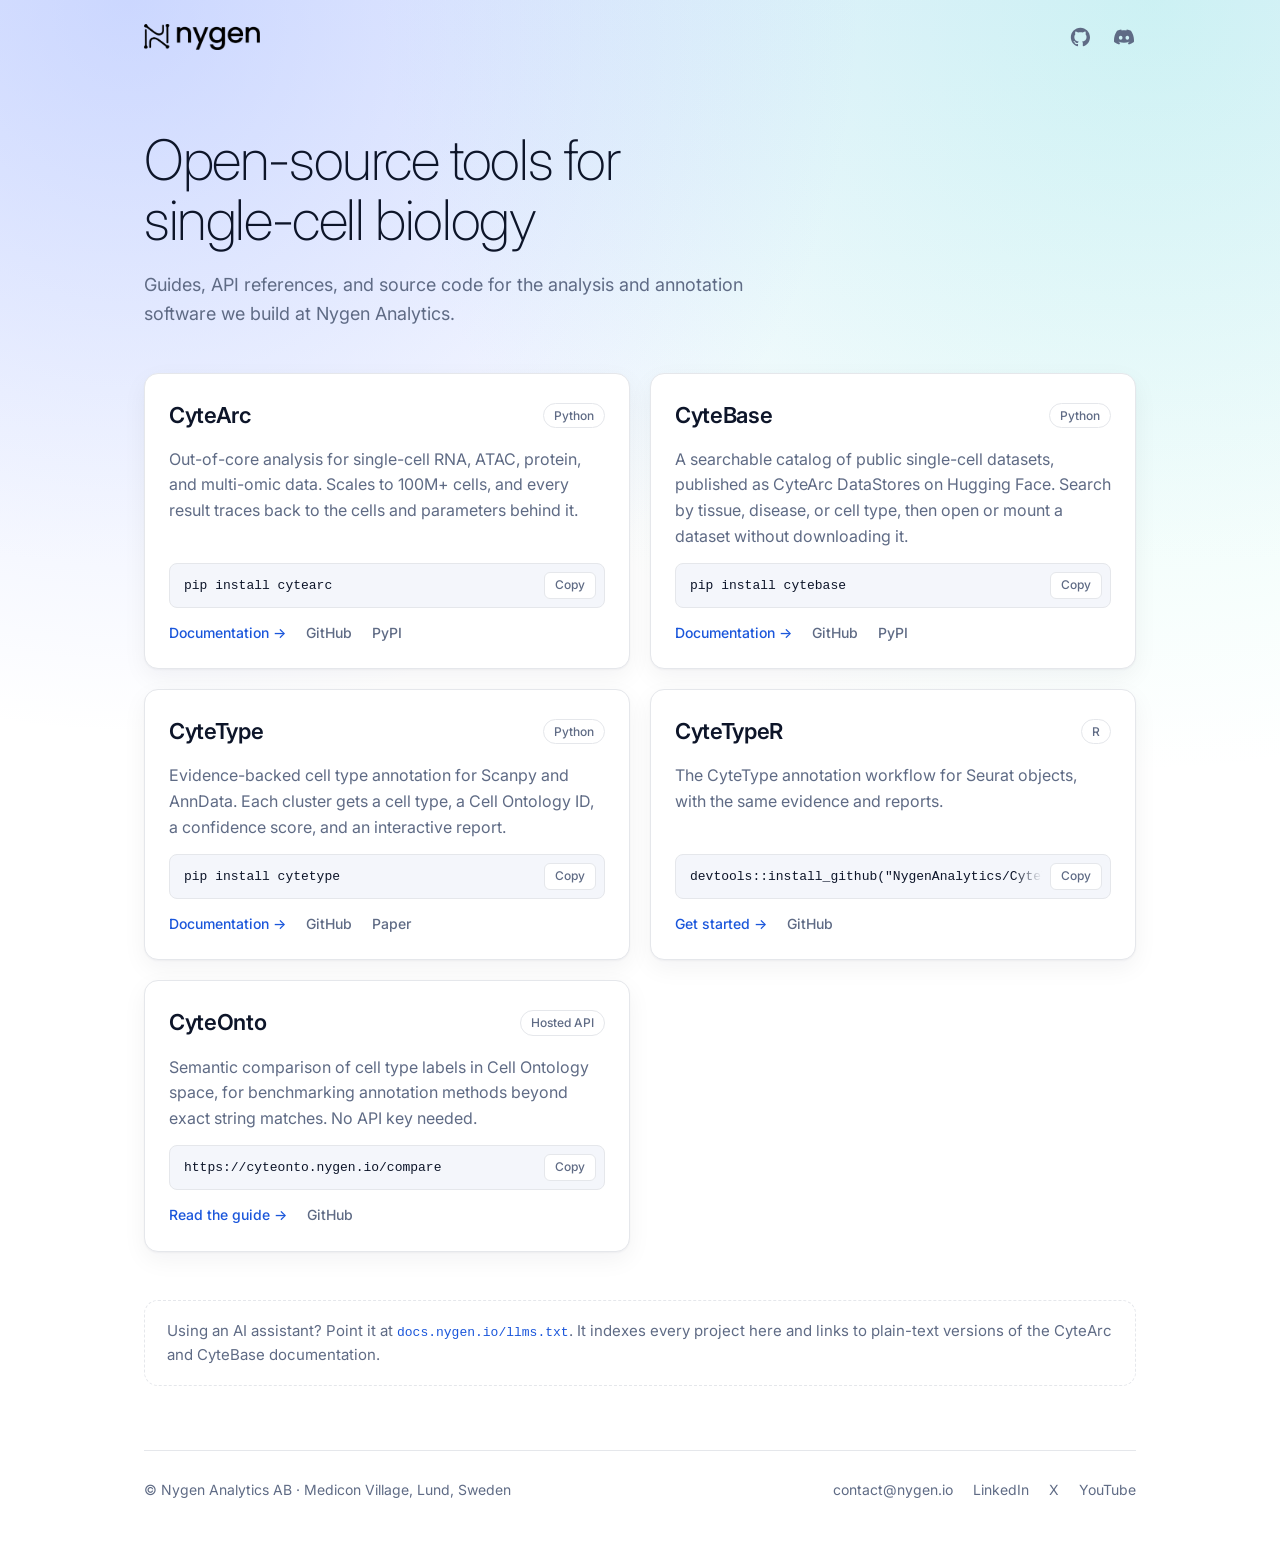
<file: index.html>
<!doctype html>
<html lang="en">
<head>
  <meta charset="utf-8">
  <meta name="viewport" content="width=device-width, initial-scale=1">
  <title>Nygen Docs · Open-source single-cell tools</title>
  <meta name="description" content="Documentation for Nygen's open-source single-cell tools: CyteArc for out-of-core analysis up to 100M+ cells, CyteBase for public datasets ready to analyze, and CyteType for evidence-backed cell type annotation.">
  <link rel="canonical" href="https://docs.nygen.io/">
  <link rel="icon" href="/assets/favicon.png" type="image/png">
  <link rel="alternate" type="text/plain" href="/llms.txt" title="Plain-text index for language models">

  <meta property="og:type" content="website">
  <meta property="og:site_name" content="Nygen Docs">
  <meta property="og:title" content="Nygen Docs · Open-source single-cell tools">
  <meta property="og:description" content="Documentation for CyteArc, CyteBase, CyteType, CyteTypeR, and CyteOnto: single-cell analysis, public datasets, and cell type annotation from Nygen Analytics.">
  <meta property="og:url" content="https://docs.nygen.io/">
  <meta name="twitter:card" content="summary">
  <meta name="twitter:site" content="@NygenAnalytics">

  <link rel="preconnect" href="https://fonts.googleapis.com">
  <link rel="preconnect" href="https://fonts.gstatic.com" crossorigin>
  <link rel="stylesheet" href="https://fonts.googleapis.com/css2?family=Inter:opsz,wght@14..32,200..600&display=swap">
  <link rel="stylesheet" href="/assets/site.css">

  <script type="application/ld+json">
  {
    "@context": "https://schema.org",
    "@graph": [
      {
        "@type": "Organization",
        "@id": "https://www.nygen.io/#organization",
        "name": "Nygen Analytics AB",
        "url": "https://www.nygen.io/",
        "logo": "https://docs.nygen.io/assets/nygen-logo.png",
        "sameAs": [
          "https://github.com/NygenAnalytics",
          "https://www.linkedin.com/company/nygen",
          "https://x.com/NygenAnalytics",
          "https://www.youtube.com/@NygenAnalytics"
        ]
      },
      {
        "@type": "WebSite",
        "@id": "https://docs.nygen.io/#website",
        "name": "Nygen Docs",
        "url": "https://docs.nygen.io/",
        "publisher": { "@id": "https://www.nygen.io/#organization" }
      },
      {
        "@type": "SoftwareSourceCode",
        "name": "CyteArc",
        "description": "Out-of-core single-cell analysis in Python for RNA, ATAC, protein, and multi-omic data, scaling to 100M+ cells with built-in provenance.",
        "url": "https://docs.nygen.io/CyteArc/",
        "codeRepository": "https://github.com/NygenAnalytics/CyteArc",
        "programmingLanguage": "Python",
        "author": { "@id": "https://www.nygen.io/#organization" }
      },
      {
        "@type": "SoftwareSourceCode",
        "name": "CyteBase",
        "description": "A searchable catalog of public single-cell datasets from CZ CELLxGENE Discover, published as cloud-hosted CyteArc DataStores that open without downloading.",
        "url": "https://docs.nygen.io/CyteBase/",
        "codeRepository": "https://github.com/NygenAnalytics/CyteBase",
        "programmingLanguage": "Python",
        "author": { "@id": "https://www.nygen.io/#organization" }
      },
      {
        "@type": "SoftwareSourceCode",
        "name": "CyteType",
        "description": "Evidence-backed cell type annotation for Scanpy and AnnData using specialised AI agents.",
        "url": "https://www.nygen.io/docs/cytetype",
        "codeRepository": "https://github.com/NygenAnalytics/CyteType",
        "programmingLanguage": "Python",
        "author": { "@id": "https://www.nygen.io/#organization" }
      },
      {
        "@type": "SoftwareSourceCode",
        "name": "CyteTypeR",
        "description": "CyteType cell type annotation for Seurat objects in R.",
        "codeRepository": "https://github.com/NygenAnalytics/CyteTypeR",
        "programmingLanguage": "R",
        "author": { "@id": "https://www.nygen.io/#organization" }
      },
      {
        "@type": "SoftwareSourceCode",
        "name": "CyteOnto",
        "description": "Semantic comparison of cell type labels in Cell Ontology space, for benchmarking annotation methods.",
        "codeRepository": "https://github.com/NygenAnalytics/CyteOnto",
        "programmingLanguage": "Python",
        "author": { "@id": "https://www.nygen.io/#organization" }
      }
    ]
  }
  </script>
</head>
<body>
  <div class="wrap">
    <header class="top">
      <a class="brand" href="https://www.nygen.io/" aria-label="Nygen Analytics home">
        <picture>
          <source media="(prefers-color-scheme: dark)" srcset="/assets/nygen-logo-white.png">
          <img src="/assets/nygen-logo.png" alt="Nygen" width="116" height="26">
        </picture>
      </a>
      <nav aria-label="Elsewhere">
        <a class="icon" href="https://github.com/NygenAnalytics" aria-label="GitHub" title="GitHub">
          <svg viewBox="0 0 24 24" aria-hidden="true"><path d="M12.5.75C6.146.75 1 5.896 1 12.25c0 5.089 3.292 9.387 7.863 10.91.575.101.79-.244.79-.546 0-.273-.014-1.178-.014-2.142-2.889.532-3.636-.704-3.866-1.35-.13-.331-.69-1.352-1.18-1.625-.402-.216-.977-.748-.014-.762.906-.014 1.553.834 1.769 1.179 1.035 1.74 2.688 1.25 3.349.948.1-.747.402-1.25.733-1.538-2.559-.287-5.232-1.279-5.232-5.678 0-1.25.445-2.285 1.178-3.09-.115-.288-.517-1.467.115-3.048 0 0 .963-.302 3.163 1.179.92-.259 1.897-.388 2.875-.388.977 0 1.955.13 2.875.388 2.2-1.495 3.162-1.179 3.162-1.179.633 1.581.23 2.76.115 3.048.733.805 1.179 1.825 1.179 3.09 0 4.413-2.688 5.39-5.247 5.678.417.36.776 1.05.776 2.128 0 1.538-.014 2.774-.014 3.162 0 .302.216.662.79.547C20.709 21.637 24 17.324 24 12.25 24 5.896 18.854.75 12.5.75Z"/></svg>
        </a>
        <a class="icon" href="https://discord.gg/V6QFM4AN" aria-label="Discord" title="Discord">
          <svg viewBox="0 0 24 24" aria-hidden="true"><path d="M20.317 4.3698a19.7913 19.7913 0 00-4.8851-1.5152.0741.0741 0 00-.0785.0371c-.211.3753-.4447.8648-.6083 1.2495-1.8447-.2762-3.68-.2762-5.4868 0-.1636-.3933-.4058-.8742-.6177-1.2495a.077.077 0 00-.0785-.037 19.7363 19.7363 0 00-4.8852 1.515.0699.0699 0 00-.0321.0277C.5334 9.0458-.319 13.5799.0992 18.0578a.0824.0824 0 00.0312.0561c2.0528 1.5076 4.0413 2.4228 5.9929 3.0294a.0777.0777 0 00.0842-.0276c.4616-.6304.8731-1.2952 1.226-1.9942a.076.076 0 00-.0416-.1057c-.6528-.2476-1.2743-.5495-1.8722-.8923a.077.077 0 01-.0076-.1277c.1258-.0943.2517-.1923.3718-.2914a.0743.0743 0 01.0776-.0105c3.9278 1.7933 8.18 1.7933 12.0614 0a.0739.0739 0 01.0785.0095c.1202.099.246.1981.3728.2924a.077.077 0 01-.0066.1276 12.2986 12.2986 0 01-1.873.8914.0766.0766 0 00-.0407.1067c.3604.698.7719 1.3628 1.225 1.9932a.076.076 0 00.0842.0286c1.961-.6067 3.9495-1.5219 6.0023-3.0294a.077.077 0 00.0313-.0552c.5004-5.177-.8382-9.6739-3.5485-13.6604a.061.061 0 00-.0312-.0286zM8.02 15.3312c-1.1825 0-2.1569-1.0857-2.1569-2.419 0-1.3332.9555-2.4189 2.157-2.4189 1.2108 0 2.1757 1.0952 2.1568 2.419 0 1.3332-.9555 2.4189-2.1569 2.4189zm7.9748 0c-1.1825 0-2.1569-1.0857-2.1569-2.419 0-1.3332.9554-2.4189 2.1569-2.4189 1.2108 0 2.1757 1.0952 2.1568 2.419 0 1.3332-.946 2.4189-2.1568 2.4189Z"/></svg>
        </a>
      </nav>
    </header>

    <main>
      <section class="hero">
        <h1>Open-source tools for single-cell biology</h1>
        <p class="lede">Guides, API references, and source code for the analysis and annotation software we build at Nygen Analytics.</p>
      </section>

      <ul class="projects">
        <li class="card">
          <div class="card-head">
            <h2><a href="https://docs.nygen.io/CyteArc/">CyteArc</a></h2>
            <span class="tag">Python</span>
          </div>
          <p>Out-of-core analysis for single-cell RNA, ATAC, protein, and multi-omic data. Scales to 100M+ cells, and every result traces back to the cells and parameters behind it.</p>
          <div class="install"><code>pip install cytearc</code><button class="copy" type="button" hidden>Copy</button></div>
          <div class="links">
            <a class="primary" href="https://docs.nygen.io/CyteArc/">Documentation →</a>
            <a href="https://github.com/NygenAnalytics/CyteArc">GitHub</a>
            <a href="https://pypi.org/project/cytearc/">PyPI</a>
          </div>
        </li>

        <li class="card">
          <div class="card-head">
            <h2><a href="https://docs.nygen.io/CyteBase/">CyteBase</a></h2>
            <span class="tag">Python</span>
          </div>
          <p>A searchable catalog of public single-cell datasets, published as CyteArc DataStores on Hugging Face. Search by tissue, disease, or cell type, then open or mount a dataset without downloading it.</p>
          <div class="install"><code>pip install cytebase</code><button class="copy" type="button" hidden>Copy</button></div>
          <div class="links">
            <a class="primary" href="https://docs.nygen.io/CyteBase/">Documentation →</a>
            <a href="https://github.com/NygenAnalytics/CyteBase">GitHub</a>
            <a href="https://pypi.org/project/cytebase/">PyPI</a>
          </div>
        </li>

        <li class="card">
          <div class="card-head">
            <h2><a href="https://www.nygen.io/docs/cytetype">CyteType</a></h2>
            <span class="tag">Python</span>
          </div>
          <p>Evidence-backed cell type annotation for Scanpy and AnnData. Each cluster gets a cell type, a Cell Ontology ID, a confidence score, and an interactive report.</p>
          <div class="install"><code>pip install cytetype</code><button class="copy" type="button" hidden>Copy</button></div>
          <div class="links">
            <a class="primary" href="https://www.nygen.io/docs/cytetype">Documentation →</a>
            <a href="https://github.com/NygenAnalytics/CyteType">GitHub</a>
            <a href="https://www.biorxiv.org/content/10.1101/2025.11.06.686964v1">Paper</a>
          </div>
        </li>

        <li class="card">
          <div class="card-head">
            <h2><a href="https://github.com/NygenAnalytics/CyteTypeR/blob/master/docs/get-started.md">CyteTypeR</a></h2>
            <span class="tag">R</span>
          </div>
          <p>The CyteType annotation workflow for Seurat objects, with the same evidence and reports.</p>
          <div class="install"><code>devtools::install_github("NygenAnalytics/CyteTypeR")</code><button class="copy" type="button" hidden>Copy</button></div>
          <div class="links">
            <a class="primary" href="https://github.com/NygenAnalytics/CyteTypeR/blob/master/docs/get-started.md">Get started →</a>
            <a href="https://github.com/NygenAnalytics/CyteTypeR">GitHub</a>
          </div>
        </li>

        <li class="card">
          <div class="card-head">
            <h2><a href="https://github.com/NygenAnalytics/CyteOnto#readme">CyteOnto</a></h2>
            <span class="tag">Hosted API</span>
          </div>
          <p>Semantic comparison of cell type labels in Cell Ontology space, for benchmarking annotation methods beyond exact string matches. No API key needed.</p>
          <div class="install"><code>https://cyteonto.nygen.io/compare</code><button class="copy" type="button" hidden>Copy</button></div>
          <div class="links">
            <a class="primary" href="https://github.com/NygenAnalytics/CyteOnto#readme">Read the guide →</a>
            <a href="https://github.com/NygenAnalytics/CyteOnto">GitHub</a>
          </div>
        </li>
      </ul>

      <p class="machine">Using an AI assistant? Point it at <a href="/llms.txt"><code>docs.nygen.io/llms.txt</code></a>. It indexes every project here and links to plain-text versions of the CyteArc and CyteBase documentation.</p>
    </main>

    <footer class="foot">
      <span>© Nygen Analytics AB · Medicon Village, Lund, Sweden</span>
      <nav aria-label="Contact">
        <a href="mailto:contact@nygen.io">contact@nygen.io</a>
        <a href="https://www.linkedin.com/company/nygen">LinkedIn</a>
        <a href="https://x.com/NygenAnalytics">X</a>
        <a href="https://www.youtube.com/@NygenAnalytics">YouTube</a>
      </nav>
    </footer>
  </div>

  <script>
    document.querySelectorAll(".copy").forEach(function (button) {
      if (!navigator.clipboard) return;
      button.hidden = false;
      button.addEventListener("click", function () {
        var text = button.previousElementSibling.textContent;
        navigator.clipboard.writeText(text).then(function () {
          button.textContent = "Copied";
          setTimeout(function () { button.textContent = "Copy"; }, 1500);
        });
      });
    });
  </script>
</body>
</html>
</file>
<file: assets/site.css>
:root {
  --ink: #0d1529;
  --ink-soft: #5f6b85;
  --primary: #1a56db;
  --primary-strong: #1e3a8a;
  --bg: #ffffff;
  --card: #ffffff;
  --border: #e5e7eb;
  --code-bg: #f4f6fb;
  --hero-top: #eef2ff;
  --glow-a: rgba(130, 158, 255, 0.32);
  --glow-b: rgba(117, 238, 214, 0.28);
  --shadow: 0 1px 2px rgba(15, 23, 42, 0.04), 0 8px 24px rgba(15, 23, 42, 0.05);
  --shadow-hover: 0 2px 4px rgba(15, 23, 42, 0.06), 0 18px 40px rgba(15, 23, 42, 0.1);
  --radius: 14px;
  --gutter: 24px;
  --font: "Inter", system-ui, -apple-system, "Segoe UI", Roboto, sans-serif;
  --mono: "JetBrains Mono", ui-monospace, SFMono-Regular, Menlo, Consolas, monospace;
  color-scheme: light;
}

@media (prefers-color-scheme: dark) {
  :root {
    --ink: #e8ecf5;
    --ink-soft: #9aa4bb;
    --primary: #8fb0ff;
    --primary-strong: #c3d4ff;
    --bg: #0a0f1c;
    --card: #10182a;
    --border: #1f2a40;
    --code-bg: #0c1324;
    --hero-top: #0e1630;
    --glow-a: rgba(116, 148, 255, 0.16);
    --glow-b: rgba(113, 238, 210, 0.1);
    --shadow: none;
    --shadow-hover: 0 18px 40px rgba(0, 0, 0, 0.35);
    color-scheme: dark;
  }
}

*,
*::before,
*::after {
  box-sizing: border-box;
}

html {
  -webkit-text-size-adjust: 100%;
}

body {
  margin: 0;
  min-height: 100vh;
  background:
    radial-gradient(circle at 10% 0%, var(--glow-a), transparent 38%),
    radial-gradient(circle at 90% 0%, var(--glow-b), transparent 40%),
    linear-gradient(180deg, var(--hero-top) 0, var(--bg) 560px) no-repeat,
    var(--bg);
  color: var(--ink);
  font: 400 16px/1.6 var(--font);
  -webkit-font-smoothing: antialiased;
}

a {
  color: inherit;
  text-decoration: none;
}

a:hover {
  color: var(--primary);
}

a:focus-visible,
button:focus-visible {
  outline: 2px solid var(--primary);
  outline-offset: 3px;
  border-radius: 4px;
}

.wrap {
  max-width: 1040px;
  margin: 0 auto;
  padding: 0 var(--gutter);
}

/* Header */

.top {
  display: flex;
  align-items: center;
  justify-content: space-between;
  gap: 16px;
  padding: 24px 0;
}

.brand img {
  display: block;
  height: 26px;
  width: auto;
}

.top nav {
  display: flex;
  align-items: center;
  gap: 20px;
  font-size: 14px;
  font-weight: 500;
  color: var(--ink-soft);
}

.top nav .icon {
  display: flex;
  padding: 2px;
}

.top nav .icon svg {
  width: 20px;
  height: 20px;
  fill: currentColor;
}

.top nav a:hover {
  color: var(--ink);
}

/* Hero */

.hero {
  padding: 56px 0 44px;
}

.hero h1 {
  max-width: 15ch;
  margin: 0;
  font-size: clamp(2.25rem, 5.4vw, 3.5rem);
  font-weight: 200;
  line-height: 1.08;
  letter-spacing: -0.025em;
}

.lede {
  max-width: 58ch;
  margin: 20px 0 0;
  color: var(--ink-soft);
  font-size: 1.125rem;
}

/* Project cards */

.projects {
  display: grid;
  grid-template-columns: repeat(2, minmax(0, 1fr));
  gap: 20px;
  margin: 0;
  padding: 0;
  list-style: none;
}

.card {
  display: flex;
  flex-direction: column;
  gap: 14px;
  padding: 24px;
  background: var(--card);
  border: 1px solid var(--border);
  border-radius: var(--radius);
  box-shadow: var(--shadow);
  transition: border-color 200ms ease, box-shadow 200ms ease;
}

.card:hover {
  border-color: color-mix(in srgb, var(--primary) 35%, var(--border));
  box-shadow: var(--shadow-hover);
}

.card-head {
  display: flex;
  align-items: center;
  justify-content: space-between;
  gap: 12px;
}

.card h2 {
  margin: 0;
  font-size: 1.375rem;
  font-weight: 600;
  letter-spacing: -0.015em;
}

.tag {
  flex-shrink: 0;
  padding: 2px 10px;
  border: 1px solid var(--border);
  border-radius: 999px;
  color: var(--ink-soft);
  font-size: 12px;
  font-weight: 500;
}

.card p {
  flex: 1;
  margin: 0;
  color: var(--ink-soft);
}

.install {
  display: flex;
  align-items: center;
  gap: 8px;
  min-width: 0;
  padding: 8px 8px 8px 14px;
  background: var(--code-bg);
  border: 1px solid var(--border);
  border-radius: 8px;
}

.install code {
  flex: 1;
  min-width: 0;
  overflow-x: auto;
  font: 13px/1.5 var(--mono);
  white-space: nowrap;
  scrollbar-width: none;
  -webkit-mask-image: linear-gradient(to right, #000 calc(100% - 28px), transparent);
  mask-image: linear-gradient(to right, #000 calc(100% - 28px), transparent);
}

.install code::-webkit-scrollbar {
  display: none;
}

.copy {
  flex-shrink: 0;
  padding: 4px 10px;
  background: var(--card);
  border: 1px solid var(--border);
  border-radius: 6px;
  color: var(--ink-soft);
  font: 500 12px/1.4 var(--font);
  cursor: pointer;
}

.copy:hover {
  color: var(--ink);
}

.links {
  display: flex;
  flex-wrap: wrap;
  gap: 6px 20px;
  font-size: 14px;
  font-weight: 500;
  color: var(--ink-soft);
}

.links .primary {
  color: var(--primary);
}

.links .primary:hover {
  color: var(--primary-strong);
}

/* Plain-text index callout */

.machine {
  margin: 48px 0 0;
  padding: 18px 22px;
  border: 1px dashed var(--border);
  border-radius: var(--radius);
  color: var(--ink-soft);
  font-size: 15px;
}

.machine a,
.notfound a {
  color: var(--primary);
  font-weight: 500;
}

.machine code {
  font: 13px var(--mono);
}

/* 404 */

.notfound ul {
  margin: 24px 0 0;
  padding-left: 20px;
}

.notfound li + li {
  margin-top: 6px;
}

/* Footer */

.foot {
  display: flex;
  flex-wrap: wrap;
  justify-content: space-between;
  gap: 12px 24px;
  margin-top: 64px;
  padding: 28px 0 48px;
  border-top: 1px solid var(--border);
  color: var(--ink-soft);
  font-size: 14px;
}

.foot nav {
  display: flex;
  flex-wrap: wrap;
  gap: 6px 20px;
}

@media (max-width: 720px) {
  :root {
    --gutter: 16px;
  }

  .projects {
    grid-template-columns: minmax(0, 1fr);
  }

  .hero {
    padding: 32px 0 32px;
  }
}

@media (prefers-reduced-motion: reduce) {
  .card {
    transition: none;
  }
}
</file>
